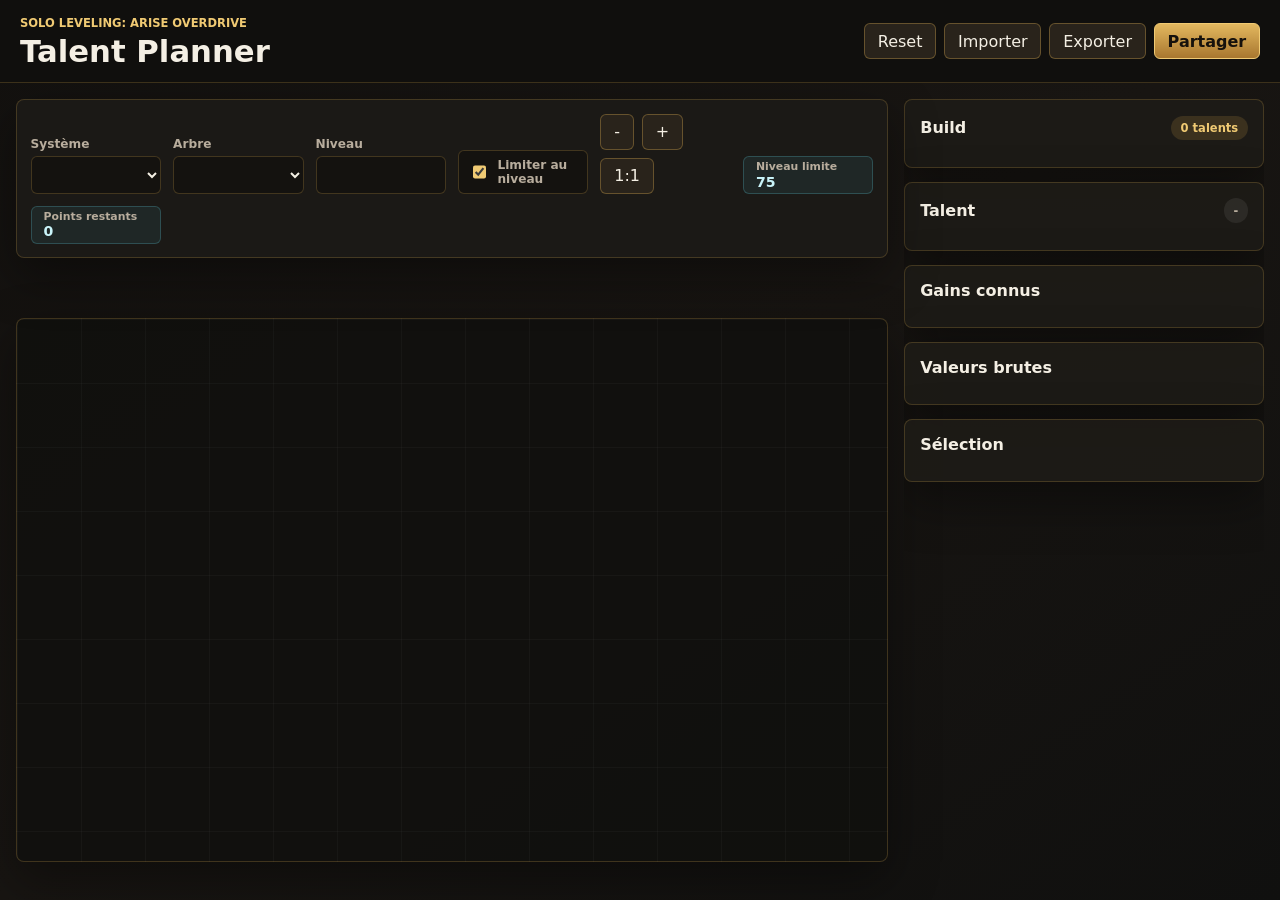
<file: index.html>
<!doctype html>
<html lang="fr">
  <head>
    <meta charset="utf-8">
    <meta name="viewport" content="width=device-width, initial-scale=1">
    <meta http-equiv="refresh" content="0; url=planner/">
    <title>Solo Leveling: ARISE OVERDRIVE - Talent Planner</title>
    <link rel="canonical" href="planner/">
    <style>
      :root {
        color-scheme: dark;
        --bg: #11100e;
        --panel: #1d1b17;
        --line: #786b55;
        --text: #f4efe4;
        --muted: #b8ad9d;
        --gold: #f0ca73;
      }

      * {
        box-sizing: border-box;
      }

      body {
        min-height: 100vh;
        margin: 0;
        display: grid;
        place-items: center;
        background: #11100e;
        color: var(--text);
        font-family: Inter, ui-sans-serif, system-ui, -apple-system, BlinkMacSystemFont, "Segoe UI", sans-serif;
      }

      main {
        width: min(32rem, calc(100vw - 2rem));
        padding: 1.25rem;
        border: 1px solid rgba(240, 202, 115, 0.28);
        border-radius: 8px;
        background: var(--panel);
      }

      h1 {
        margin: 0 0 0.65rem;
        font-size: 1.35rem;
      }

      p {
        margin: 0;
        color: var(--muted);
        line-height: 1.45;
      }

      a {
        color: var(--gold);
        font-weight: 800;
      }
    </style>
  </head>
  <body>
    <main>
      <h1>Talent Planner</h1>
      <p>Redirection vers <a href="planner/">le planner Solo Leveling: ARISE OVERDRIVE</a>.</p>
    </main>
  </body>
</html>
</file>
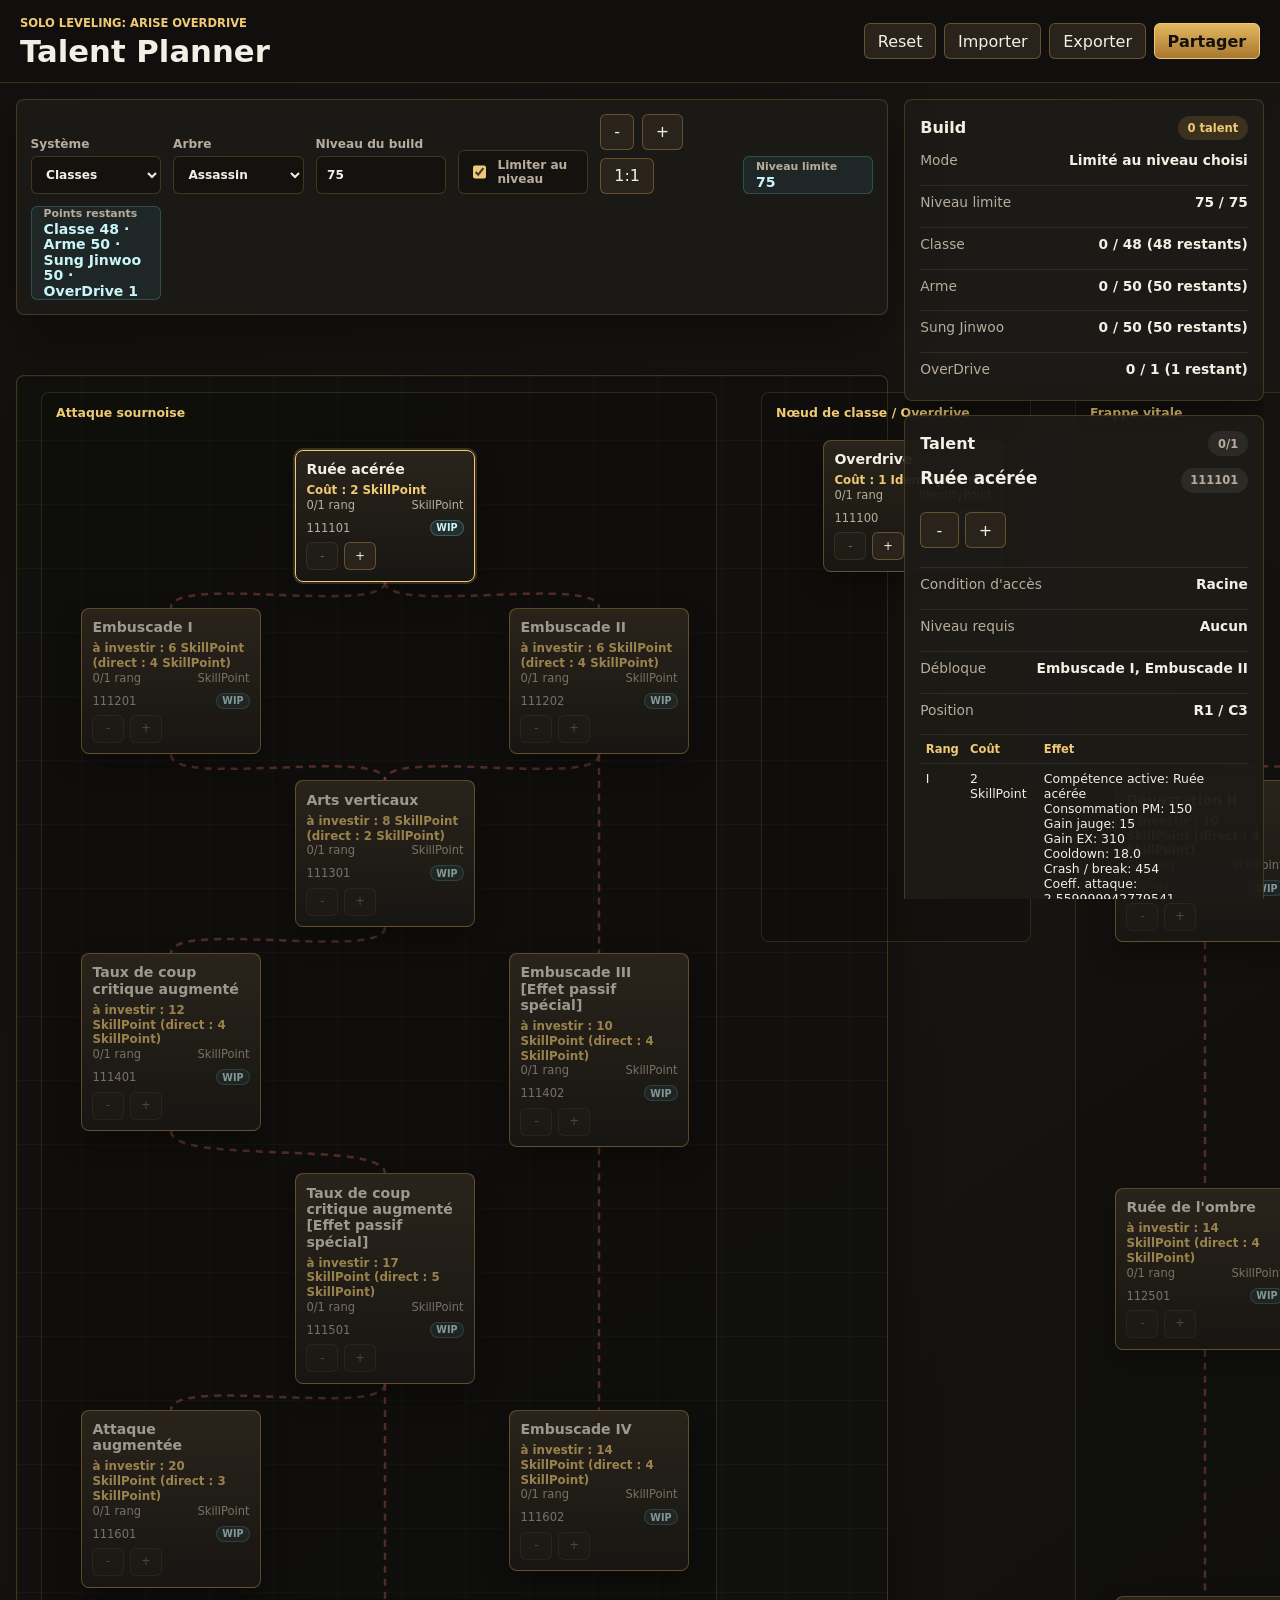
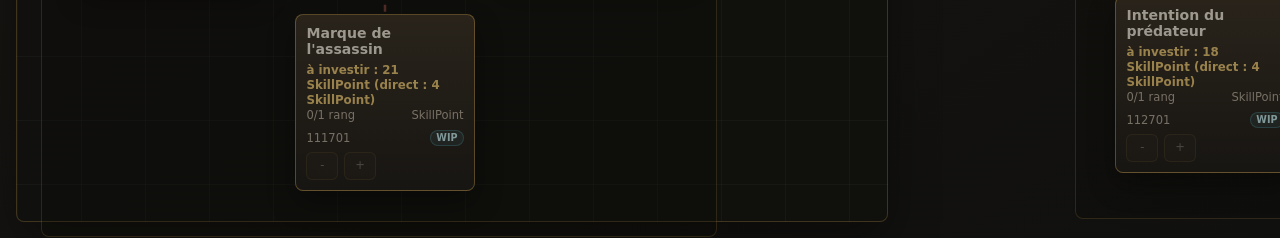
<file: planner/index.html>
<!doctype html>
<html lang="fr">
  <head>
    <meta charset="utf-8">
    <meta name="viewport" content="width=device-width, initial-scale=1">
    <title>Solo Leveling: ARISE OVERDRIVE - Talent Planner</title>
    <link rel="stylesheet" href="styles.css">
  </head>
  <body>
    <div class="app-shell">
      <header class="topbar">
        <div class="brand-block">
          <span class="eyebrow">Solo Leveling: ARISE OVERDRIVE</span>
          <h1>Talent Planner</h1>
        </div>
        <div class="top-actions" aria-label="Actions du build">
          <button id="resetBuild" class="ghost-button" type="button" title="Réinitialiser le build">Reset</button>
          <button id="importBuild" class="ghost-button" type="button" title="Importer un build JSON">Importer</button>
          <button id="exportBuild" class="ghost-button" type="button" title="Exporter le build JSON">Exporter</button>
          <button id="shareBuild" class="primary-button" type="button" title="Copier un lien partageable">Partager</button>
          <input id="importFile" type="file" accept="application/json" hidden>
        </div>
      </header>

      <main class="workspace">
        <section class="tree-panel" aria-label="Arbre de talents">
          <div class="control-strip">
            <label>
              Système
              <select id="systemSelect"></select>
            </label>
            <label>
              Arbre
              <select id="sectionSelect"></select>
            </label>
            <label class="level-control">
              Niveau
              <input id="budgetInput" type="number" min="0" step="1">
            </label>
            <label class="limit-toggle">
              <input id="levelLimitToggle" type="checkbox" checked>
              <span>Limiter au niveau</span>
            </label>
            <div class="zoom-controls" aria-label="Zoom">
              <button id="zoomOut" type="button" title="Réduire le zoom">-</button>
              <button id="zoomIn" type="button" title="Augmenter le zoom">+</button>
              <button id="zoomReset" type="button" title="Réinitialiser le zoom">1:1</button>
            </div>
            <div id="topLevelSummary" class="spent-summary" aria-live="polite">
              <span>Niveau limite</span>
              <strong>75</strong>
            </div>
            <div id="topSpentSummary" class="spent-summary" aria-live="polite">
              <span>Points restants</span>
              <strong>0</strong>
            </div>
          </div>

          <div id="notice" class="notice" role="status"></div>

          <div id="treeViewport" class="tree-viewport">
            <div id="treeCanvas" class="tree-canvas">
              <svg id="edgeLayer" class="edge-layer" aria-hidden="true"></svg>
              <div id="nodeLayer" class="node-layer"></div>
            </div>
          </div>
        </section>

        <aside class="side-panel" aria-label="Résumé du build">
          <section class="panel-block">
            <div class="block-title">
              <h2>Build</h2>
              <span id="buildCount" class="pill">0 talents</span>
            </div>
            <div id="budgetSummary" class="budget-summary"></div>
          </section>

          <section class="panel-block">
            <div class="block-title">
              <h2>Talent</h2>
              <span id="activeRank" class="pill muted">-</span>
            </div>
            <div id="nodeDetails" class="node-details"></div>
          </section>

          <section class="panel-block">
            <div class="block-title">
              <h2>Gains connus</h2>
            </div>
            <div id="knownGains" class="gain-list"></div>
          </section>

          <section class="panel-block">
            <div class="block-title">
              <h2>Valeurs brutes</h2>
            </div>
            <div id="rawEffects" class="gain-list compact"></div>
          </section>

          <section class="panel-block">
            <div class="block-title">
              <h2>Sélection</h2>
            </div>
            <div id="selectionList" class="selection-list"></div>
          </section>
        </aside>
      </main>
    </div>

    <script src="app.js"></script>
  </body>
</html>
</file>
<file: planner/styles.css>
:root {
  color-scheme: dark;
  --bg: #11100e;
  --panel: #1d1b17;
  --panel-2: #26221c;
  --line: #4d463a;
  --line-strong: #786b55;
  --text: #f4efe4;
  --muted: #b8ad9d;
  --soft: #897d6a;
  --gold: #d6a84f;
  --gold-2: #f0ca73;
  --cyan: #53b8c8;
  --red: #d96b5f;
  --green: #75bd83;
  --shadow: 0 18px 50px rgba(0, 0, 0, 0.38);
}

* {
  box-sizing: border-box;
}

html,
body {
  margin: 0;
  min-height: 100%;
  background: linear-gradient(145deg, #13110f 0%, #181512 50%, #10100f 100%);
  color: var(--text);
  font-family: Inter, ui-sans-serif, system-ui, -apple-system, BlinkMacSystemFont, "Segoe UI", sans-serif;
}

button,
select,
input {
  font: inherit;
}

button {
  cursor: pointer;
}

.app-shell {
  min-height: 100vh;
  display: flex;
  flex-direction: column;
}

.topbar {
  display: flex;
  align-items: center;
  justify-content: space-between;
  gap: 1rem;
  padding: 1rem 1.25rem;
  border-bottom: 1px solid rgba(214, 168, 79, 0.22);
  background: rgba(17, 16, 14, 0.92);
  backdrop-filter: blur(14px);
  position: sticky;
  top: 0;
  z-index: 20;
}

.brand-block h1 {
  margin: 0;
  font-size: clamp(1.25rem, 2.4vw, 2rem);
  line-height: 1;
}

.eyebrow {
  display: block;
  color: var(--gold-2);
  font-size: 0.72rem;
  font-weight: 700;
  letter-spacing: 0;
  text-transform: uppercase;
  margin-bottom: 0.35rem;
}

.top-actions,
.zoom-controls {
  display: flex;
  align-items: center;
  gap: 0.5rem;
  flex-wrap: wrap;
}

.primary-button,
.ghost-button,
.zoom-controls button,
.node-action,
.rank-button {
  min-height: 2.25rem;
  border-radius: 6px;
  border: 1px solid rgba(214, 168, 79, 0.35);
  background: #29231b;
  color: var(--text);
  padding: 0 0.8rem;
  transition: background 0.15s ease, border-color 0.15s ease, transform 0.15s ease;
}

.primary-button {
  background: linear-gradient(180deg, #e3b85f, #a8772f);
  border-color: #f0ca73;
  color: #15110c;
  font-weight: 800;
}

.ghost-button:hover,
.zoom-controls button:hover,
.node-action:hover,
.rank-button:hover {
  background: #3a3023;
  border-color: var(--gold-2);
}

.primary-button:hover {
  transform: translateY(-1px);
}

.workspace {
  display: grid;
  grid-template-columns: minmax(0, 1fr) 360px;
  gap: 1rem;
  padding: 1rem;
  min-height: 0;
}

.tree-panel {
  min-width: 0;
  min-height: 0;
}

.side-panel {
  min-width: 0;
}

.control-strip {
  display: grid;
  grid-template-columns: repeat(auto-fit, minmax(8rem, 1fr));
  gap: 0.75rem;
  align-items: end;
  padding: 0.85rem;
  background: rgba(29, 27, 23, 0.92);
  backdrop-filter: blur(14px);
  border: 1px solid rgba(214, 168, 79, 0.22);
  border-radius: 8px;
  box-shadow: var(--shadow);
  position: sticky;
  top: 5rem;
  z-index: 18;
}

label {
  display: grid;
  gap: 0.35rem;
  color: var(--muted);
  font-size: 0.76rem;
  font-weight: 700;
}

select,
input {
  width: 100%;
  min-height: 2.35rem;
  border: 1px solid rgba(214, 168, 79, 0.24);
  border-radius: 6px;
  background: #14120f;
  color: var(--text);
  padding: 0 0.65rem;
}

.budget-control,
.level-control {
  min-width: 7rem;
}

.limit-toggle {
  min-height: 2.35rem;
  display: flex;
  align-items: center;
  gap: 0.5rem;
  padding: 0.45rem 0.65rem;
  border: 1px solid rgba(214, 168, 79, 0.24);
  border-radius: 6px;
  background: #14120f;
  color: var(--text);
  cursor: pointer;
}

.limit-toggle input {
  width: 1rem;
  min-height: 1rem;
  accent-color: var(--gold-2);
}

.limit-toggle span {
  color: var(--muted);
  font-size: 0.76rem;
  font-weight: 800;
}

input:disabled {
  opacity: 0.58;
  cursor: not-allowed;
}

.spent-summary {
  min-height: 2.35rem;
  display: grid;
  align-content: center;
  gap: 0.12rem;
  padding: 0 0.75rem;
  border: 1px solid rgba(83, 184, 200, 0.28);
  border-radius: 6px;
  background: rgba(83, 184, 200, 0.09);
}

.spent-summary span {
  color: var(--muted);
  font-size: 0.68rem;
  font-weight: 800;
}

.spent-summary strong {
  color: #c9f4f9;
  font-size: 0.88rem;
  line-height: 1.1;
  overflow-wrap: anywhere;
}

.notice {
  min-height: 2.25rem;
  display: flex;
  align-items: center;
  margin: 0.75rem 0;
  padding: 0 0.85rem;
  border-radius: 6px;
  border: 1px solid rgba(83, 184, 200, 0.28);
  background: rgba(83, 184, 200, 0.08);
  color: #c9f4f9;
  font-size: 0.9rem;
}

.notice[data-tone="error"] {
  border-color: rgba(217, 107, 95, 0.42);
  background: rgba(217, 107, 95, 0.12);
  color: #ffd2cd;
}

.notice:empty {
  visibility: hidden;
}

.tree-viewport {
  min-height: 34rem;
  overflow: visible;
  border: 1px solid rgba(214, 168, 79, 0.24);
  border-radius: 8px;
  background:
    linear-gradient(rgba(255, 255, 255, 0.028) 1px, transparent 1px),
    linear-gradient(90deg, rgba(255, 255, 255, 0.028) 1px, transparent 1px),
    rgba(17, 16, 14, 0.82);
  background-size: 64px 64px;
  box-shadow: var(--shadow);
}

.tree-canvas {
  position: relative;
  transform-origin: top left;
  min-width: 100%;
  min-height: 100%;
}

.edge-layer,
.node-layer {
  position: absolute;
  inset: 0;
}

.edge-layer {
  pointer-events: none;
  overflow: visible;
}

.edge-path {
  fill: none;
  stroke: rgba(136, 125, 106, 0.72);
  stroke-width: 2.5;
}

.edge-path.available {
  stroke: rgba(214, 168, 79, 0.82);
}

.edge-path.selected {
  stroke: var(--cyan);
  stroke-width: 3.4;
}

.edge-path.blocked {
  stroke: rgba(217, 107, 95, 0.46);
  stroke-dasharray: 7 6;
}

.branch-band {
  position: absolute;
  top: 16px;
  height: calc(100% - 32px);
  border: 1px solid rgba(214, 168, 79, 0.16);
  border-radius: 8px;
  background: rgba(12, 11, 10, 0.28);
  pointer-events: none;
}

.branch-title {
  position: absolute;
  left: 14px;
  top: 12px;
  right: 14px;
  color: var(--gold-2);
  font-size: 0.78rem;
  font-weight: 900;
  overflow: hidden;
  text-overflow: ellipsis;
  white-space: nowrap;
}

.node-card {
  position: absolute;
  width: clamp(180px, 13vw, 224px);
  min-height: 90px;
  display: grid;
  grid-template-rows: 1fr auto;
  gap: 0.5rem;
  padding: 0.65rem;
  border: 1px solid rgba(214, 168, 79, 0.34);
  border-radius: 8px;
  background: linear-gradient(180deg, rgba(42, 36, 27, 0.98), rgba(24, 22, 19, 0.98));
  box-shadow: 0 12px 28px rgba(0, 0, 0, 0.32);
  color: var(--text);
}

.node-card::after {
  content: attr(data-tooltip);
  position: absolute;
  left: calc(100% + 0.65rem);
  top: 0;
  width: min(25rem, 72vw);
  padding: 0.7rem 0.8rem;
  border: 1px solid rgba(83, 184, 200, 0.42);
  border-radius: 8px;
  background: rgba(12, 15, 16, 0.98);
  box-shadow: var(--shadow);
  color: var(--text);
  font-size: 0.76rem;
  line-height: 1.35;
  white-space: pre-line;
  opacity: 0;
  pointer-events: none;
  transform: translateY(-0.25rem);
  transition: opacity 0.12s ease, transform 0.12s ease;
  z-index: 30;
}

.node-card:hover::after,
.node-card:focus-within::after {
  opacity: 1;
  transform: translateY(0);
}

.node-card:hover,
.node-card:focus-within {
  z-index: 40;
}

.node-card.measure {
  visibility: hidden;
}

.node-card.active {
  border-color: var(--gold-2);
  outline: 2px solid rgba(240, 202, 115, 0.18);
}

.node-card.selected {
  border-color: var(--cyan);
  background: linear-gradient(180deg, rgba(31, 61, 62, 0.98), rgba(23, 29, 27, 0.98));
}

.node-card.locked {
  opacity: 1;
}

.node-card.locked > div {
  opacity: 0.58;
}

.node-card.level-locked {
  border-color: rgba(217, 107, 95, 0.5);
}

.node-card.level-locked .node-cost,
.node-card.overdrive-locked .node-cost {
  color: #ffd2cd;
}

.node-card.overdrive-locked {
  border-color: rgba(83, 184, 200, 0.44);
}

.node-card.invalid {
  border-color: var(--red);
}

.node-name {
  font-weight: 800;
  font-size: 0.88rem;
  line-height: 1.16;
  overflow-wrap: anywhere;
}

.node-meta {
  display: flex;
  align-items: center;
  justify-content: space-between;
  gap: 0.4rem;
  color: var(--muted);
  font-size: 0.72rem;
  flex-wrap: wrap;
}

.wip-mini,
.wip-badge,
.raw-help {
  display: inline-flex;
  align-items: center;
  min-height: 1.2rem;
  border: 1px solid rgba(83, 184, 200, 0.36);
  border-radius: 999px;
  padding: 0 0.42rem;
  background: rgba(83, 184, 200, 0.12);
  color: #c9f4f9;
  font-size: 0.66rem;
  font-weight: 900;
  white-space: nowrap;
}

.raw-help {
  border-color: rgba(240, 202, 115, 0.38);
  background: rgba(240, 202, 115, 0.11);
  color: var(--gold-2);
  cursor: help;
}

.wip-mini {
  min-height: 1rem;
  padding: 0 0.32rem;
  font-size: 0.6rem;
}

.node-cost {
  margin-top: 0.35rem;
  color: var(--gold-2);
  font-size: 0.74rem;
  font-weight: 800;
  line-height: 1.25;
  overflow-wrap: anywhere;
}

.node-buttons {
  display: flex;
  gap: 0.35rem;
}

.node-action {
  width: 2rem;
  min-height: 1.75rem;
  padding: 0;
  line-height: 1;
}

.node-action:disabled {
  cursor: not-allowed;
  opacity: 0.38;
}

.side-panel {
  display: grid;
  gap: 0.85rem;
  align-content: start;
  position: sticky;
  top: 5.25rem;
  max-height: calc(100vh - 6.25rem);
  overflow: auto;
  scrollbar-width: none;
  overscroll-behavior: contain;
}

.side-panel::-webkit-scrollbar {
  width: 0;
  height: 0;
}

.panel-block {
  background: rgba(29, 27, 23, 0.94);
  border: 1px solid rgba(214, 168, 79, 0.22);
  border-radius: 8px;
  padding: 0.95rem;
  box-shadow: var(--shadow);
}

.block-title {
  display: flex;
  align-items: center;
  justify-content: space-between;
  gap: 0.75rem;
  margin-bottom: 0.75rem;
}

.block-title h2 {
  margin: 0;
  font-size: 1rem;
}

.pill {
  display: inline-flex;
  align-items: center;
  min-height: 1.55rem;
  border-radius: 999px;
  padding: 0 0.6rem;
  background: rgba(214, 168, 79, 0.16);
  color: var(--gold-2);
  font-size: 0.72rem;
  font-weight: 800;
  white-space: nowrap;
}

.pill.muted {
  background: rgba(255, 255, 255, 0.07);
  color: var(--muted);
}

.budget-summary,
.node-details,
.gain-list,
.selection-list {
  display: grid;
  gap: 0.55rem;
}

.metric-row,
.selection-row,
.effect-row {
  display: flex;
  justify-content: space-between;
  gap: 0.75rem;
  padding: 0.5rem 0;
  border-top: 1px solid rgba(255, 255, 255, 0.08);
  color: var(--muted);
  font-size: 0.86rem;
}

button.selection-row {
  width: 100%;
  border-right: 0;
  border-bottom: 0;
  border-left: 0;
  background: transparent;
  text-align: left;
}

button.selection-row:hover {
  color: var(--text);
}

.metric-row:first-child,
.selection-row:first-child,
.effect-row:first-child {
  border-top: 0;
  padding-top: 0;
}

.metric-row strong,
.selection-row strong,
.effect-row strong {
  color: var(--text);
}

.metric-row.over {
  color: #ffd2cd;
}

.metric-row.over strong {
  color: var(--red);
}

.detail-title {
  display: flex;
  align-items: flex-start;
  justify-content: space-between;
  gap: 0.75rem;
}

.detail-title h3 {
  margin: 0;
  font-size: 1.05rem;
  line-height: 1.2;
}

.rank-actions {
  display: flex;
  gap: 0.4rem;
  margin: 0.65rem 0;
}

.rank-button {
  min-width: 2.4rem;
}

.mini-table {
  width: 100%;
  border-collapse: collapse;
  font-size: 0.78rem;
}

.mini-table th,
.mini-table td {
  text-align: left;
  padding: 0.42rem 0.35rem;
  border-top: 1px solid rgba(255, 255, 255, 0.08);
  vertical-align: top;
}

.mini-table th {
  color: var(--gold-2);
  font-size: 0.72rem;
}

.mini-table td {
  overflow-wrap: anywhere;
  white-space: pre-line;
}

.empty-state {
  color: var(--soft);
  font-size: 0.88rem;
}

.muted-text {
  color: var(--soft);
}

.effect-detail-list {
  display: grid;
  gap: 0.55rem;
  margin-top: 0.85rem;
}

.effect-detail-list h4 {
  margin: 0.25rem 0 0;
  color: var(--gold-2);
  font-size: 0.82rem;
}

.effect-card,
.effect-detail {
  display: grid;
  gap: 0.48rem;
  border: 1px solid rgba(255, 255, 255, 0.09);
  border-radius: 8px;
  background: rgba(12, 11, 10, 0.22);
  padding: 0.65rem;
}

.effect-detail {
  border-color: rgba(214, 168, 79, 0.16);
  background: rgba(255, 255, 255, 0.035);
}

.effect-detail.nested-1,
.effect-detail.nested-2,
.effect-detail.nested-3 {
  margin-left: 0.5rem;
  border-left: 2px solid rgba(83, 184, 200, 0.38);
}

.effect-detail-title {
  display: flex;
  align-items: flex-start;
  justify-content: space-between;
  gap: 0.55rem;
}

.effect-detail-title strong {
  color: var(--text);
  line-height: 1.2;
}

.effect-detail-title span {
  display: inline-flex;
  align-items: center;
  justify-content: flex-end;
  gap: 0.35rem;
  flex-wrap: wrap;
}

.effect-detail p {
  margin: 0;
  color: var(--muted);
  font-size: 0.82rem;
  line-height: 1.35;
}

.raw-grid {
  display: grid;
  grid-template-columns: minmax(5.5rem, 0.75fr) minmax(0, 1.25fr);
  gap: 0.28rem 0.55rem;
  font-size: 0.76rem;
}

.raw-grid span {
  color: var(--soft);
}

.raw-grid strong {
  color: var(--text);
  overflow-wrap: anywhere;
}

.stat-list {
  display: grid;
  gap: 0.28rem;
  margin: 0;
  padding: 0;
  list-style: none;
}

.stat-list li {
  display: grid;
  grid-template-columns: minmax(5.5rem, 1fr) auto auto;
  gap: 0.35rem;
  align-items: center;
  color: var(--muted);
  font-size: 0.78rem;
}

.stat-list li strong {
  color: var(--text);
}

.stat-list li small {
  grid-column: 1 / -1;
  color: var(--soft);
  font-size: 0.68rem;
}

.trigger-box {
  display: grid;
  gap: 0.28rem;
  padding: 0.55rem;
  border-radius: 6px;
  background: rgba(83, 184, 200, 0.08);
  color: var(--muted);
  font-size: 0.76rem;
}

.trigger-box strong {
  display: flex;
  align-items: center;
  gap: 0.35rem;
  color: #c9f4f9;
}

code {
  border-radius: 4px;
  padding: 0.05rem 0.25rem;
  background: rgba(255, 255, 255, 0.07);
  color: #e9f8fb;
  font-family: ui-monospace, SFMono-Regular, Menlo, Consolas, monospace;
  font-size: 0.72rem;
}

.compact .effect-row {
  display: grid;
  gap: 0.15rem;
}

.effect-group {
  display: grid;
  gap: 0.35rem;
  padding: 0.55rem 0;
  border-top: 1px solid rgba(255, 255, 255, 0.08);
}

.effect-group:first-child {
  border-top: 0;
  padding-top: 0;
}

.effect-group h3 {
  margin: 0;
  font-size: 0.9rem;
}

.effect-group ul {
  margin: 0;
  padding-left: 1.1rem;
  color: var(--muted);
  font-size: 0.82rem;
}

.effect-group .formula-note {
  color: var(--soft);
  font-size: 0.78rem;
}

@media (max-width: 1120px) {
  .workspace {
    grid-template-columns: 1fr;
  }

  .side-panel {
    grid-template-columns: repeat(2, minmax(0, 1fr));
    position: static;
    max-height: none;
    overflow: visible;
  }

  .tree-viewport {
    min-height: 34rem;
  }
}

@media (max-width: 760px) {
  .topbar,
  .workspace {
    padding: 0.75rem;
  }

  .topbar {
    align-items: flex-start;
    flex-direction: column;
  }

  .control-strip,
  .side-panel {
    grid-template-columns: 1fr;
  }

  .control-strip {
    position: static;
  }

  .tree-viewport {
    min-height: 28rem;
  }
}
</file>
